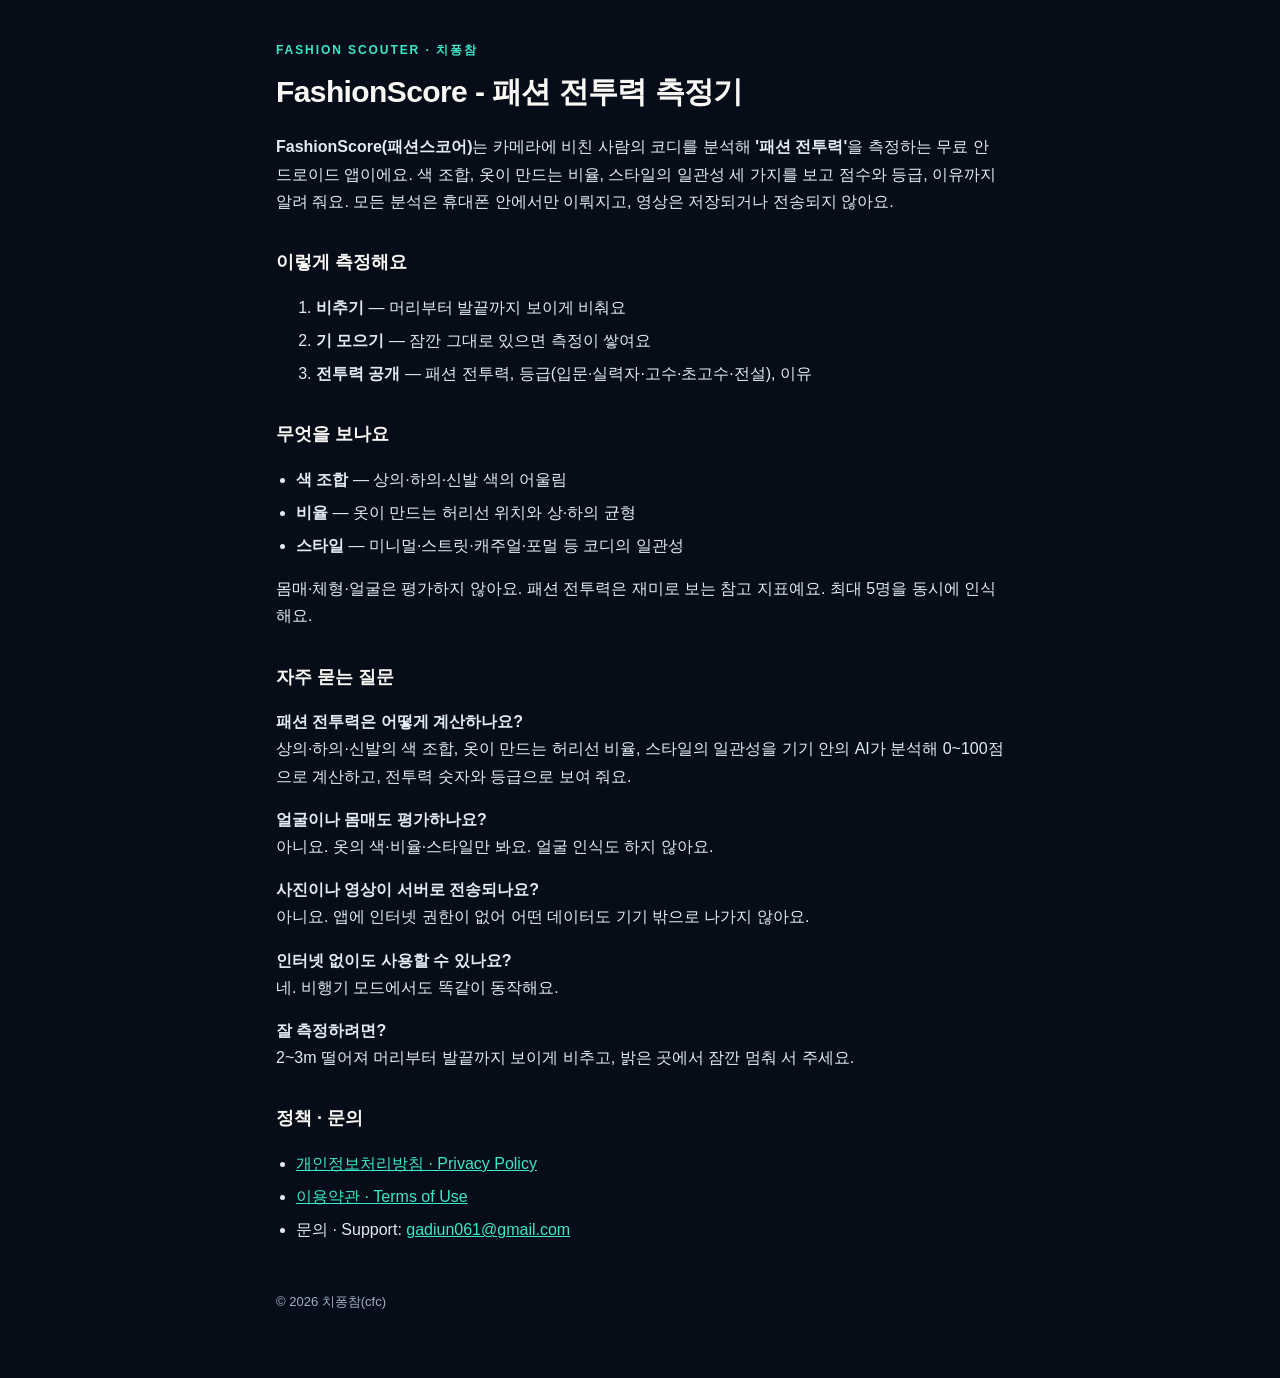
<file: index.html>
<!doctype html>
<html lang="ko">
<head>
<meta charset="utf-8">
<meta name="viewport" content="width=device-width, initial-scale=1">
<title>FashionScore - 패션 전투력 측정기 | 카메라로 코디 점수 측정</title>
<meta name="description" content="FashionScore(패션스코어)는 카메라에 비친 사람의 코디를 색 조합·비율·스타일로 분석해 '패션 전투력'을 측정하는 무료 안드로이드 앱입니다. 모든 분석은 폰 안에서만 이뤄집니다.">
<link rel="canonical" href="https://cheesefonduechamchi.github.io/fashionscore/">
<link rel="alternate" hreflang="ko" href="https://cheesefonduechamchi.github.io/fashionscore/">
<meta property="og:type" content="website">
<meta property="og:title" content="FashionScore - 패션 전투력 측정기">
<meta property="og:description" content="카메라로 비추면 코디의 색 조합·비율·스타일을 분석해 패션 전투력으로. 100% 온디바이스, 인터넷 권한 없음.">
<meta property="og:url" content="https://cheesefonduechamchi.github.io/fashionscore/">
<link rel="stylesheet" href="style.css">
<script type="application/ld+json">
{
  "@context": "https://schema.org",
  "@graph": [
    {
      "@type": "MobileApplication",
      "@id": "https://cheesefonduechamchi.github.io/fashionscore/#app",
      "name": "FashionScore",
      "alternateName": ["패션스코어", "FashionScore - 패션 전투력 측정기", "FashionScore: AI Outfit Rating"],
      "description": "FashionScore는 카메라에 비친 사람의 코디를 색 조합, 옷이 만드는 비율, 스타일의 일관성으로 분석해 '패션 전투력'을 측정하는 무료 안드로이드 앱이다. 모든 분석은 기기 안에서만 이뤄지며 영상은 저장·전송되지 않는다.",
      "applicationCategory": "LifestyleApplication",
      "operatingSystem": "Android 8.0+",
      "inLanguage": "ko",
      "isAccessibleForFree": true,
      "offers": { "@type": "Offer", "price": "0", "priceCurrency": "KRW" },
      "featureList": ["카메라로 코디 색 조합·비율·스타일 분석", "패션 전투력 점수와 등급(입문·실력자·고수·초고수·전설)", "최대 5명 동시 인식, 상위 3명 점수 카드", "100% 온디바이스 처리, 인터넷 권한 없음"],
      "publisher": { "@type": "Organization", "name": "치퐁참(cfc)", "email": "gadiun061@gmail.com" },
      "privacyPolicy": "https://cheesefonduechamchi.github.io/fashionscore/privacy.html"
    },
    {
      "@type": "FAQPage",
      "mainEntity": [
        { "@type": "Question", "name": "패션 전투력은 어떻게 계산하나요?", "acceptedAnswer": { "@type": "Answer", "text": "상의·하의·신발의 색 조합, 옷이 만드는 허리선 비율, 스타일의 일관성을 기기 안의 AI가 분석해 0~100점으로 계산하고, 전투력 숫자와 등급으로 보여 줍니다." } },
        { "@type": "Question", "name": "얼굴이나 몸매도 평가하나요?", "acceptedAnswer": { "@type": "Answer", "text": "아니요. 옷의 색·비율·스타일만 봅니다. 얼굴 인식도 하지 않습니다." } },
        { "@type": "Question", "name": "사진이나 영상이 서버로 전송되나요?", "acceptedAnswer": { "@type": "Answer", "text": "아니요. 앱에 인터넷 권한이 없어 어떤 데이터도 기기 밖으로 나가지 않습니다." } },
        { "@type": "Question", "name": "인터넷 없이도 사용할 수 있나요?", "acceptedAnswer": { "@type": "Answer", "text": "네. 비행기 모드에서도 똑같이 동작합니다." } },
        { "@type": "Question", "name": "잘 측정하려면 어떻게 하나요?", "acceptedAnswer": { "@type": "Answer", "text": "2~3m 떨어져 머리부터 발끝까지 보이게 비추고, 밝은 곳에서 잠깐 멈춰 서 주세요." } }
      ]
    }
  ]
}
</script>
</head>
<body>
<main>
<p class="eyebrow">FASHION SCOUTER · 치퐁참</p>
<h1>FashionScore - 패션 전투력 측정기</h1>
<p><b>FashionScore(패션스코어)</b>는 카메라에 비친 사람의 코디를 분석해 <b>'패션 전투력'</b>을 측정하는 무료 안드로이드 앱이에요. 색 조합, 옷이 만드는 비율, 스타일의 일관성 세 가지를 보고 점수와 등급, 이유까지 알려 줘요. 모든 분석은 휴대폰 안에서만 이뤄지고, 영상은 저장되거나 전송되지 않아요.</p>

<h2>이렇게 측정해요</h2>
<ol>
  <li><b>비추기</b> — 머리부터 발끝까지 보이게 비춰요</li>
  <li><b>기 모으기</b> — 잠깐 그대로 있으면 측정이 쌓여요</li>
  <li><b>전투력 공개</b> — 패션 전투력, 등급(입문·실력자·고수·초고수·전설), 이유</li>
</ol>

<h2>무엇을 보나요</h2>
<ul>
  <li><b>색 조합</b> — 상의·하의·신발 색의 어울림</li>
  <li><b>비율</b> — 옷이 만드는 허리선 위치와 상·하의 균형</li>
  <li><b>스타일</b> — 미니멀·스트릿·캐주얼·포멀 등 코디의 일관성</li>
</ul>
<p>몸매·체형·얼굴은 평가하지 않아요. 패션 전투력은 재미로 보는 참고 지표예요. 최대 5명을 동시에 인식해요.</p>

<h2>자주 묻는 질문</h2>
<p><b>패션 전투력은 어떻게 계산하나요?</b><br>상의·하의·신발의 색 조합, 옷이 만드는 허리선 비율, 스타일의 일관성을 기기 안의 AI가 분석해 0~100점으로 계산하고, 전투력 숫자와 등급으로 보여 줘요.</p>
<p><b>얼굴이나 몸매도 평가하나요?</b><br>아니요. 옷의 색·비율·스타일만 봐요. 얼굴 인식도 하지 않아요.</p>
<p><b>사진이나 영상이 서버로 전송되나요?</b><br>아니요. 앱에 인터넷 권한이 없어 어떤 데이터도 기기 밖으로 나가지 않아요.</p>
<p><b>인터넷 없이도 사용할 수 있나요?</b><br>네. 비행기 모드에서도 똑같이 동작해요.</p>
<p><b>잘 측정하려면?</b><br>2~3m 떨어져 머리부터 발끝까지 보이게 비추고, 밝은 곳에서 잠깐 멈춰 서 주세요.</p>

<h2>정책 · 문의</h2>
<ul>
  <li><a href="privacy.html">개인정보처리방침 · Privacy Policy</a></li>
  <li><a href="terms.html">이용약관 · Terms of Use</a></li>
  <li>문의 · Support: <a href="mailto:gadiun061@gmail.com">gadiun061@gmail.com</a></li>
</ul>
<footer>© 2026 치퐁참(cfc)</footer>
</main>
</body>
</html>
</file>
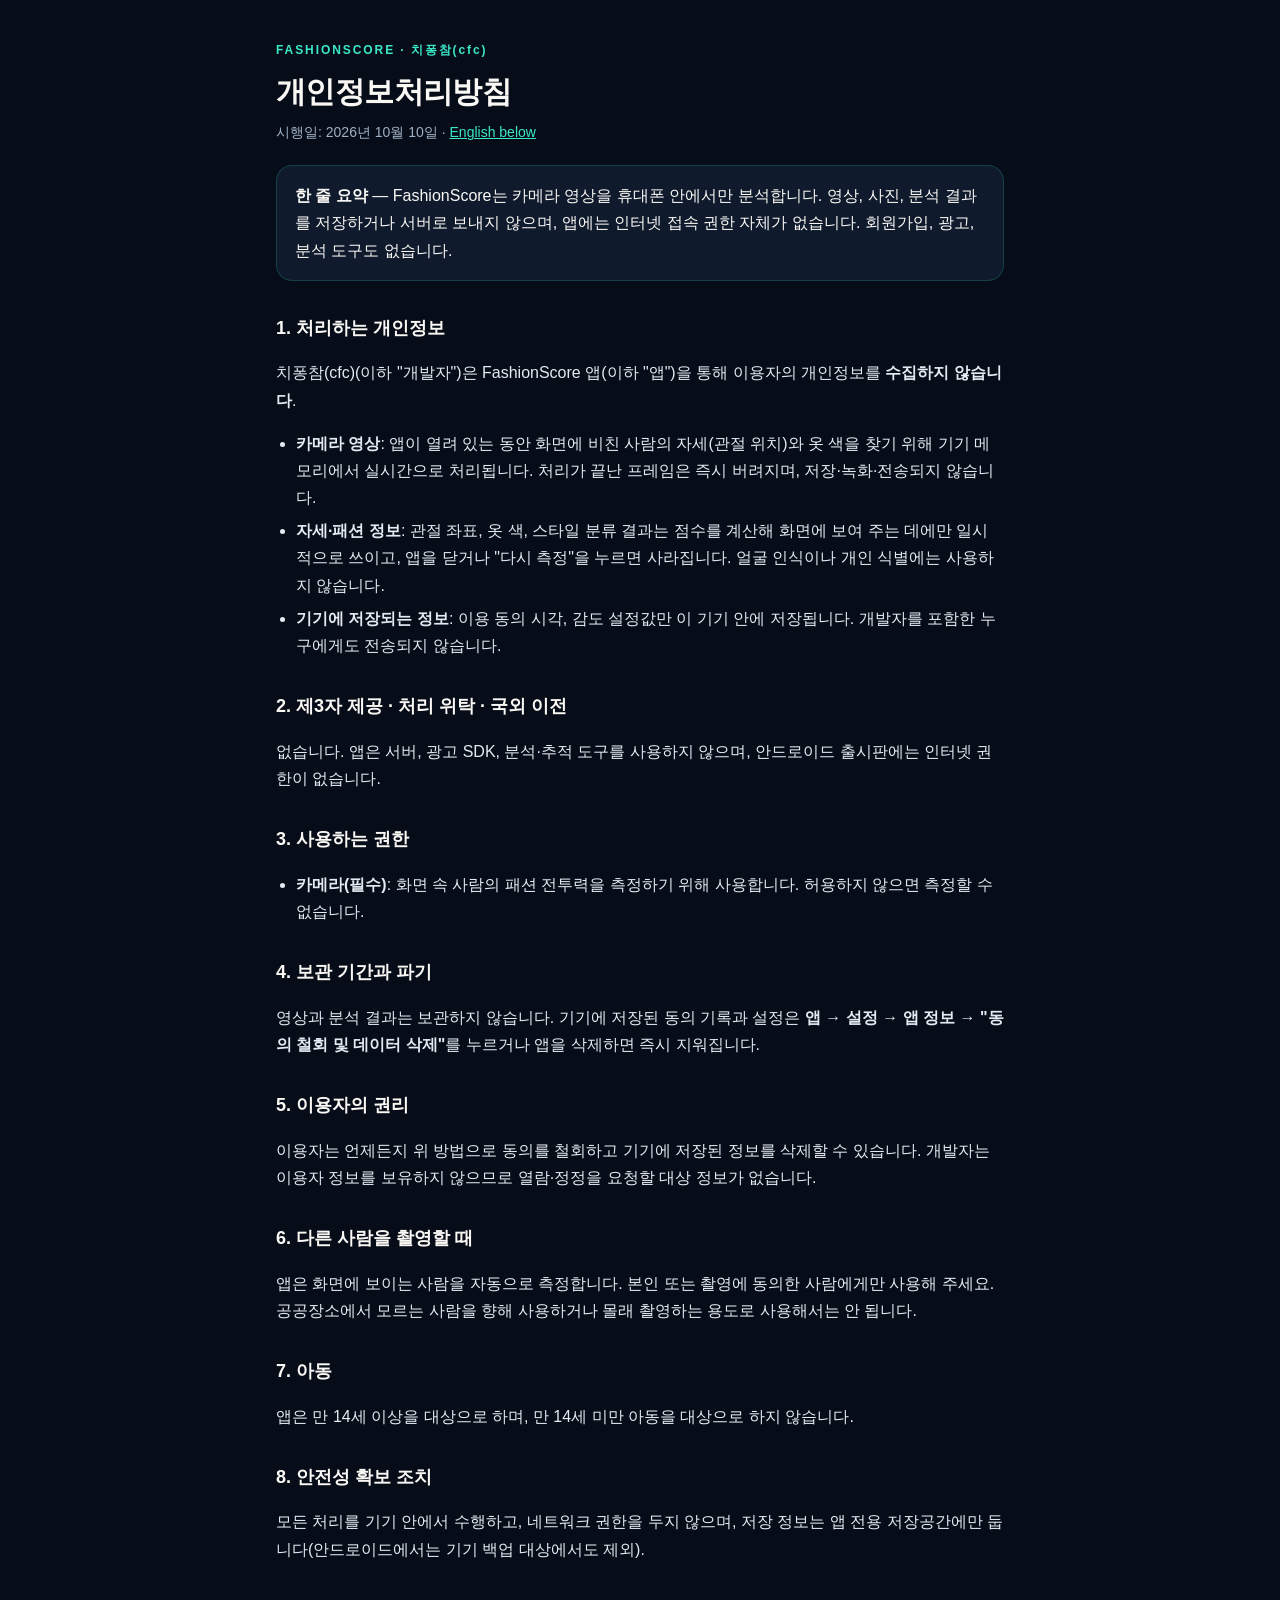
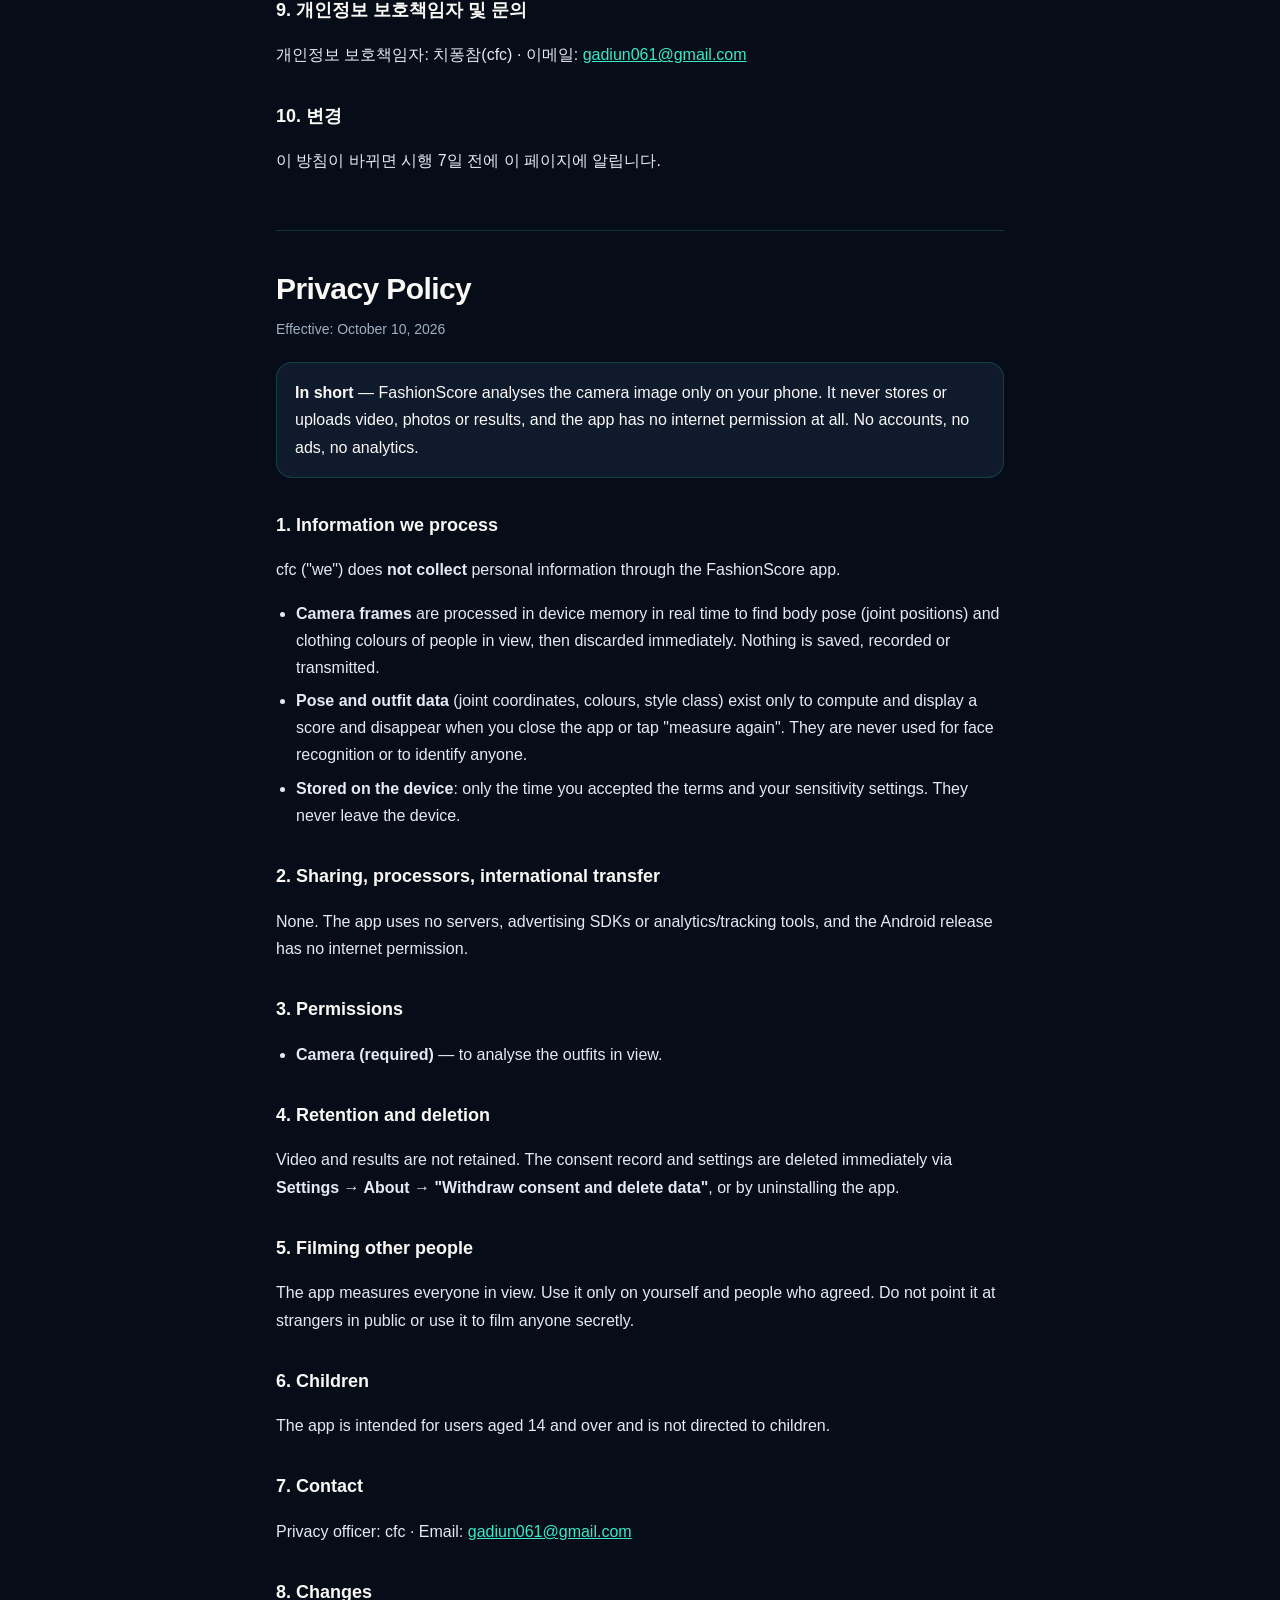
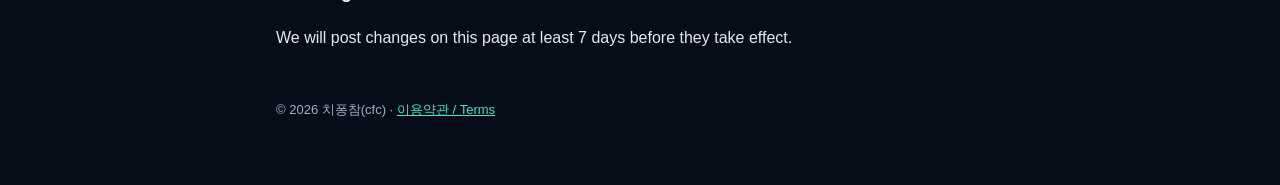
<file: privacy.html>
<!doctype html>
<html lang="ko">
<head>
<meta charset="utf-8">
<meta name="viewport" content="width=device-width, initial-scale=1">
<title>FashionScore 개인정보처리방침 · Privacy Policy</title>
<link rel="stylesheet" href="style.css">
</head>
<body>
<main>
<p class="eyebrow">FASHIONSCORE · 치퐁참(cfc)</p>
<h1>개인정보처리방침</h1>
<p class="meta">시행일: 2026년 10월 10일 · <a href="#en">English below</a></p>

<div class="summary">
  <strong>한 줄 요약</strong> — FashionScore는 카메라 영상을 휴대폰 안에서만 분석합니다. 영상, 사진, 분석 결과를 저장하거나 서버로 보내지 않으며, 앱에는 인터넷 접속 권한 자체가 없습니다. 회원가입, 광고, 분석 도구도 없습니다.
</div>

<h2>1. 처리하는 개인정보</h2>
<p>치퐁참(cfc)(이하 "개발자")은 FashionScore 앱(이하 "앱")을 통해 이용자의 개인정보를 <b>수집하지 않습니다</b>.</p>
<ul>
  <li><b>카메라 영상</b>: 앱이 열려 있는 동안 화면에 비친 사람의 자세(관절 위치)와 옷 색을 찾기 위해 기기 메모리에서 실시간으로 처리됩니다. 처리가 끝난 프레임은 즉시 버려지며, 저장·녹화·전송되지 않습니다.</li>
  <li><b>자세·패션 정보</b>: 관절 좌표, 옷 색, 스타일 분류 결과는 점수를 계산해 화면에 보여 주는 데에만 일시적으로 쓰이고, 앱을 닫거나 "다시 측정"을 누르면 사라집니다. 얼굴 인식이나 개인 식별에는 사용하지 않습니다.</li>
  <li><b>기기에 저장되는 정보</b>: 이용 동의 시각, 감도 설정값만 이 기기 안에 저장됩니다. 개발자를 포함한 누구에게도 전송되지 않습니다.</li>
</ul>

<h2>2. 제3자 제공 · 처리 위탁 · 국외 이전</h2>
<p>없습니다. 앱은 서버, 광고 SDK, 분석·추적 도구를 사용하지 않으며, 안드로이드 출시판에는 인터넷 권한이 없습니다.</p>

<h2>3. 사용하는 권한</h2>
<ul>
  <li><b>카메라(필수)</b>: 화면 속 사람의 패션 전투력을 측정하기 위해 사용합니다. 허용하지 않으면 측정할 수 없습니다.</li>
</ul>

<h2>4. 보관 기간과 파기</h2>
<p>영상과 분석 결과는 보관하지 않습니다. 기기에 저장된 동의 기록과 설정은 <b>앱 → 설정 → 앱 정보 → "동의 철회 및 데이터 삭제"</b>를 누르거나 앱을 삭제하면 즉시 지워집니다.</p>

<h2>5. 이용자의 권리</h2>
<p>이용자는 언제든지 위 방법으로 동의를 철회하고 기기에 저장된 정보를 삭제할 수 있습니다. 개발자는 이용자 정보를 보유하지 않으므로 열람·정정을 요청할 대상 정보가 없습니다.</p>

<h2>6. 다른 사람을 촬영할 때</h2>
<p>앱은 화면에 보이는 사람을 자동으로 측정합니다. 본인 또는 촬영에 동의한 사람에게만 사용해 주세요. 공공장소에서 모르는 사람을 향해 사용하거나 몰래 촬영하는 용도로 사용해서는 안 됩니다.</p>

<h2>7. 아동</h2>
<p>앱은 만 14세 이상을 대상으로 하며, 만 14세 미만 아동을 대상으로 하지 않습니다.</p>

<h2>8. 안전성 확보 조치</h2>
<p>모든 처리를 기기 안에서 수행하고, 네트워크 권한을 두지 않으며, 저장 정보는 앱 전용 저장공간에만 둡니다(안드로이드에서는 기기 백업 대상에서도 제외).</p>

<h2>9. 개인정보 보호책임자 및 문의</h2>
<p>개인정보 보호책임자: 치퐁참(cfc) · 이메일: <a href="mailto:gadiun061@gmail.com">gadiun061@gmail.com</a></p>

<h2>10. 변경</h2>
<p>이 방침이 바뀌면 시행 7일 전에 이 페이지에 알립니다.</p>

<hr id="en">

<h1>Privacy Policy</h1>
<p class="meta">Effective: October 10, 2026</p>
<div class="summary">
  <strong>In short</strong> — FashionScore analyses the camera image only on your phone. It never stores or uploads video, photos or results, and the app has no internet permission at all. No accounts, no ads, no analytics.
</div>
<h2>1. Information we process</h2>
<p>cfc ("we") does <b>not collect</b> personal information through the FashionScore app.</p>
<ul>
  <li><b>Camera frames</b> are processed in device memory in real time to find body pose (joint positions) and clothing colours of people in view, then discarded immediately. Nothing is saved, recorded or transmitted.</li>
  <li><b>Pose and outfit data</b> (joint coordinates, colours, style class) exist only to compute and display a score and disappear when you close the app or tap "measure again". They are never used for face recognition or to identify anyone.</li>
  <li><b>Stored on the device</b>: only the time you accepted the terms and your sensitivity settings. They never leave the device.</li>
</ul>
<h2>2. Sharing, processors, international transfer</h2>
<p>None. The app uses no servers, advertising SDKs or analytics/tracking tools, and the Android release has no internet permission.</p>
<h2>3. Permissions</h2>
<ul><li><b>Camera (required)</b> — to analyse the outfits in view.</li></ul>
<h2>4. Retention and deletion</h2>
<p>Video and results are not retained. The consent record and settings are deleted immediately via <b>Settings → About → "Withdraw consent and delete data"</b>, or by uninstalling the app.</p>
<h2>5. Filming other people</h2>
<p>The app measures everyone in view. Use it only on yourself and people who agreed. Do not point it at strangers in public or use it to film anyone secretly.</p>
<h2>6. Children</h2>
<p>The app is intended for users aged 14 and over and is not directed to children.</p>
<h2>7. Contact</h2>
<p>Privacy officer: cfc · Email: <a href="mailto:gadiun061@gmail.com">gadiun061@gmail.com</a></p>
<h2>8. Changes</h2>
<p>We will post changes on this page at least 7 days before they take effect.</p>
<footer>© 2026 치퐁참(cfc) · <a href="terms.html">이용약관 / Terms</a></footer>
</main>
</body>
</html>
</file>
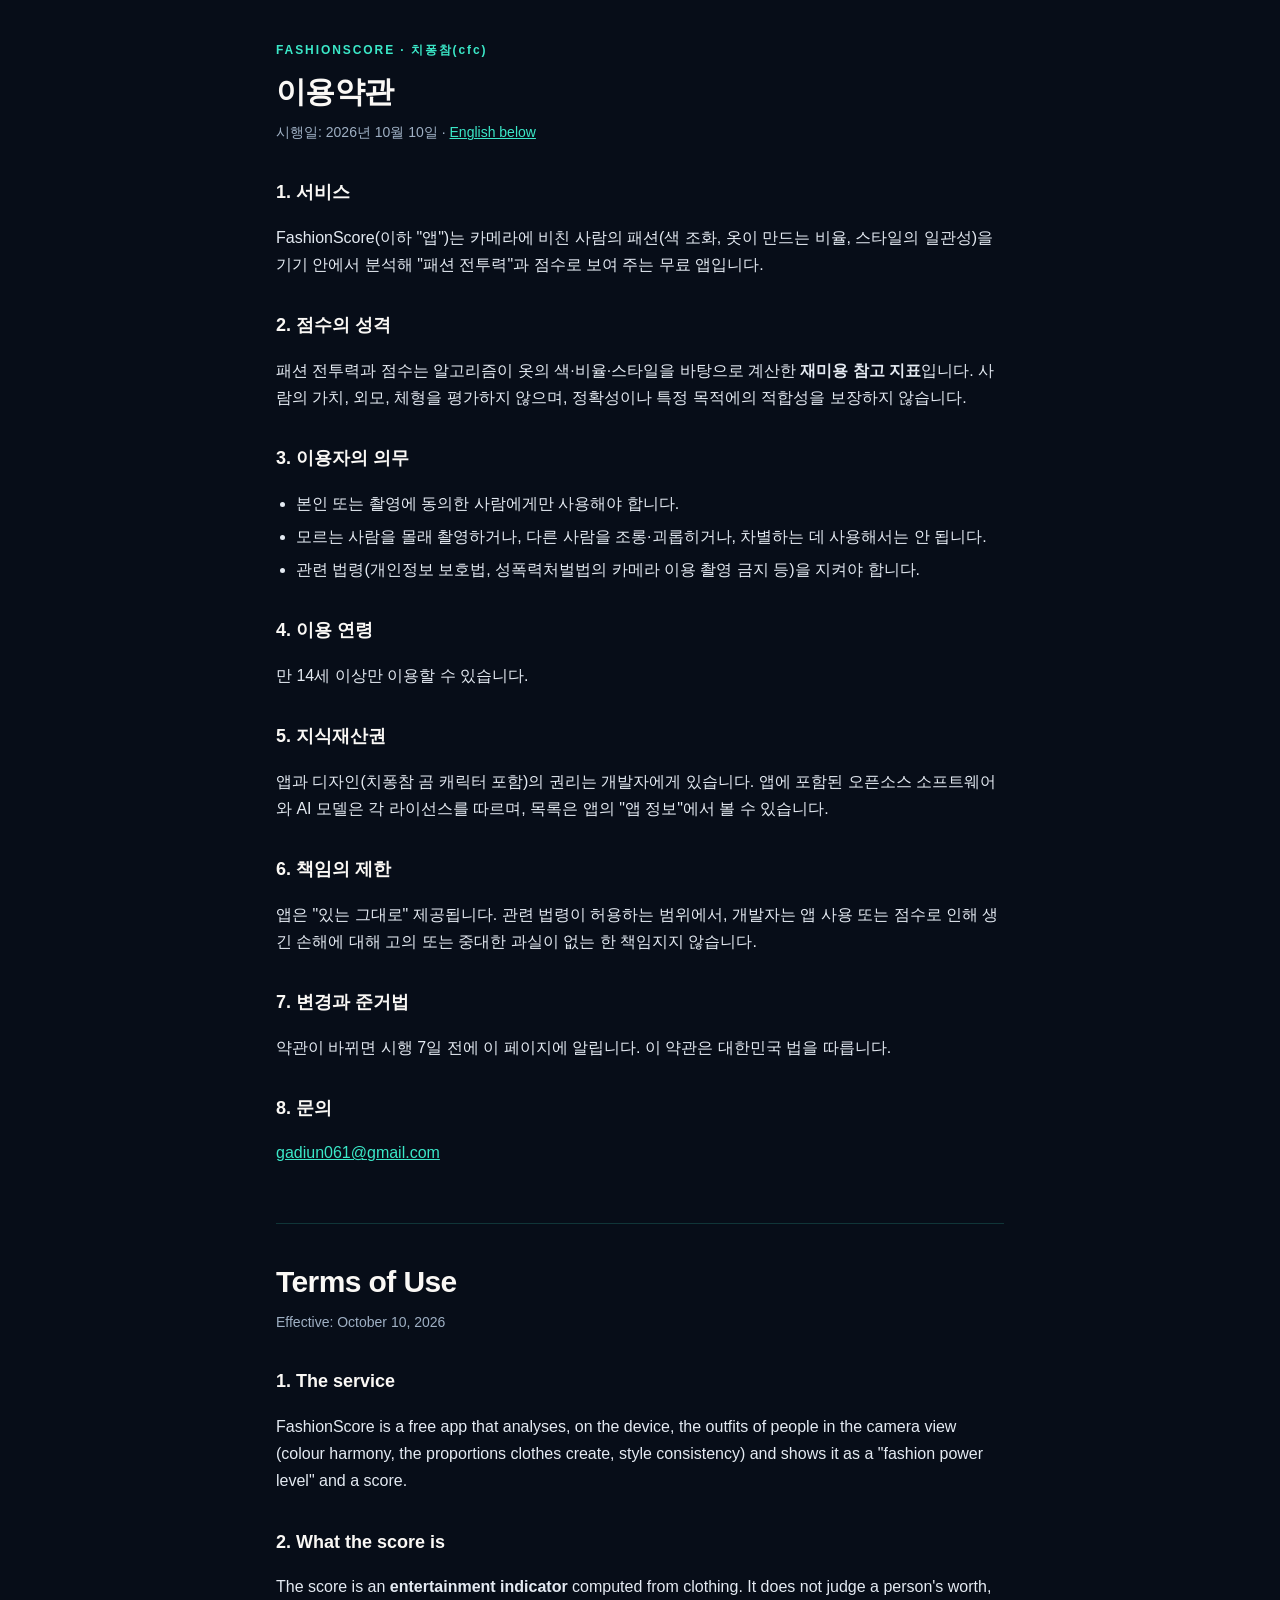
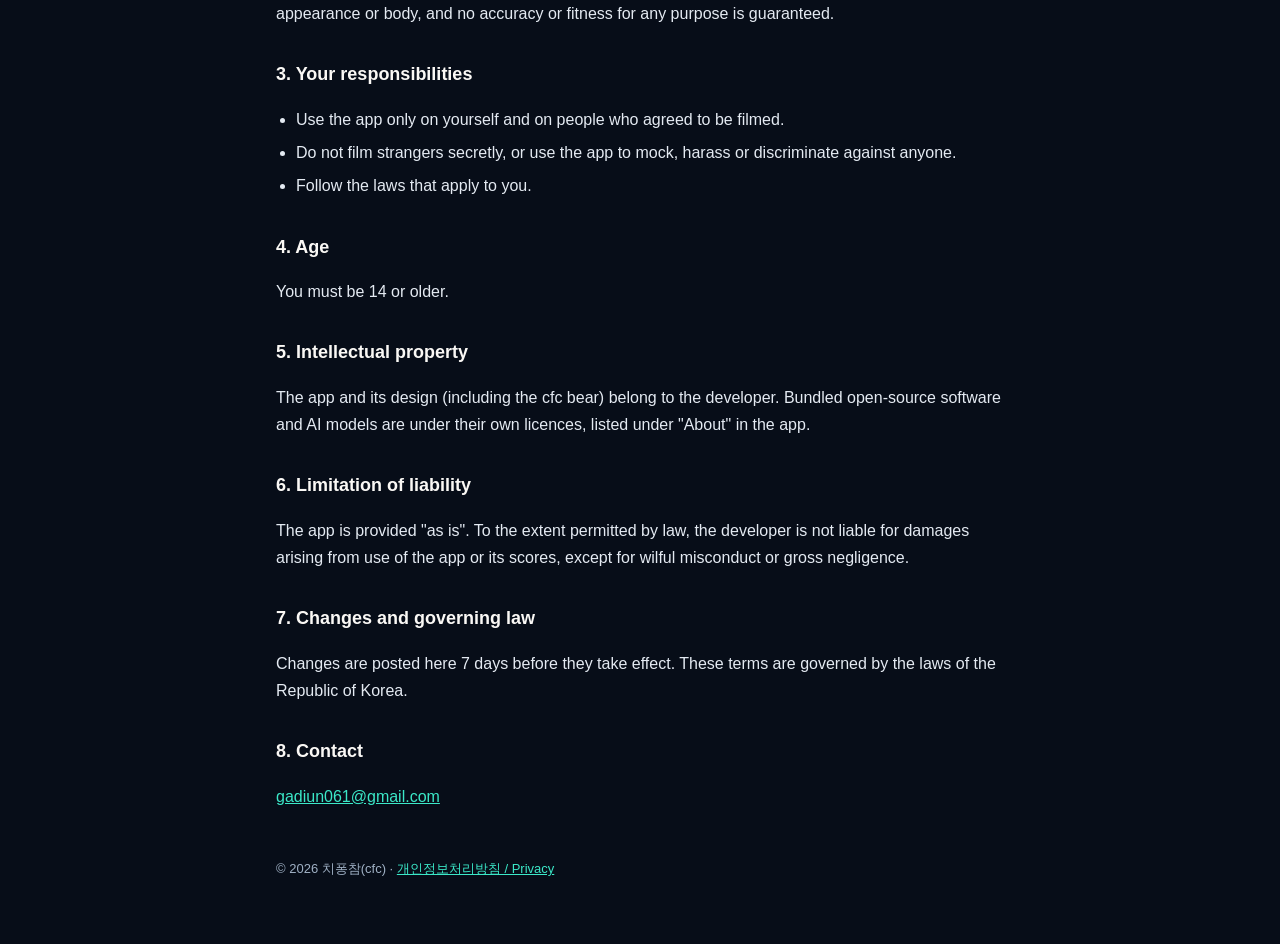
<file: terms.html>
<!doctype html>
<html lang="ko">
<head>
<meta charset="utf-8">
<meta name="viewport" content="width=device-width, initial-scale=1">
<title>FashionScore 이용약관 · Terms of Use</title>
<link rel="stylesheet" href="style.css">
</head>
<body>
<main>
<p class="eyebrow">FASHIONSCORE · 치퐁참(cfc)</p>
<h1>이용약관</h1>
<p class="meta">시행일: 2026년 10월 10일 · <a href="#en">English below</a></p>

<h2>1. 서비스</h2>
<p>FashionScore(이하 "앱")는 카메라에 비친 사람의 패션(색 조화, 옷이 만드는 비율, 스타일의 일관성)을 기기 안에서 분석해 "패션 전투력"과 점수로 보여 주는 무료 앱입니다.</p>

<h2>2. 점수의 성격</h2>
<p>패션 전투력과 점수는 알고리즘이 옷의 색·비율·스타일을 바탕으로 계산한 <b>재미용 참고 지표</b>입니다. 사람의 가치, 외모, 체형을 평가하지 않으며, 정확성이나 특정 목적에의 적합성을 보장하지 않습니다.</p>

<h2>3. 이용자의 의무</h2>
<ul>
  <li>본인 또는 촬영에 동의한 사람에게만 사용해야 합니다.</li>
  <li>모르는 사람을 몰래 촬영하거나, 다른 사람을 조롱·괴롭히거나, 차별하는 데 사용해서는 안 됩니다.</li>
  <li>관련 법령(개인정보 보호법, 성폭력처벌법의 카메라 이용 촬영 금지 등)을 지켜야 합니다.</li>
</ul>

<h2>4. 이용 연령</h2>
<p>만 14세 이상만 이용할 수 있습니다.</p>

<h2>5. 지식재산권</h2>
<p>앱과 디자인(치퐁참 곰 캐릭터 포함)의 권리는 개발자에게 있습니다. 앱에 포함된 오픈소스 소프트웨어와 AI 모델은 각 라이선스를 따르며, 목록은 앱의 "앱 정보"에서 볼 수 있습니다.</p>

<h2>6. 책임의 제한</h2>
<p>앱은 "있는 그대로" 제공됩니다. 관련 법령이 허용하는 범위에서, 개발자는 앱 사용 또는 점수로 인해 생긴 손해에 대해 고의 또는 중대한 과실이 없는 한 책임지지 않습니다.</p>

<h2>7. 변경과 준거법</h2>
<p>약관이 바뀌면 시행 7일 전에 이 페이지에 알립니다. 이 약관은 대한민국 법을 따릅니다.</p>

<h2>8. 문의</h2>
<p><a href="mailto:gadiun061@gmail.com">gadiun061@gmail.com</a></p>

<hr id="en">
<h1>Terms of Use</h1>
<p class="meta">Effective: October 10, 2026</p>
<h2>1. The service</h2>
<p>FashionScore is a free app that analyses, on the device, the outfits of people in the camera view (colour harmony, the proportions clothes create, style consistency) and shows it as a "fashion power level" and a score.</p>
<h2>2. What the score is</h2>
<p>The score is an <b>entertainment indicator</b> computed from clothing. It does not judge a person's worth, appearance or body, and no accuracy or fitness for any purpose is guaranteed.</p>
<h2>3. Your responsibilities</h2>
<ul>
  <li>Use the app only on yourself and on people who agreed to be filmed.</li>
  <li>Do not film strangers secretly, or use the app to mock, harass or discriminate against anyone.</li>
  <li>Follow the laws that apply to you.</li>
</ul>
<h2>4. Age</h2>
<p>You must be 14 or older.</p>
<h2>5. Intellectual property</h2>
<p>The app and its design (including the cfc bear) belong to the developer. Bundled open-source software and AI models are under their own licences, listed under "About" in the app.</p>
<h2>6. Limitation of liability</h2>
<p>The app is provided "as is". To the extent permitted by law, the developer is not liable for damages arising from use of the app or its scores, except for wilful misconduct or gross negligence.</p>
<h2>7. Changes and governing law</h2>
<p>Changes are posted here 7 days before they take effect. These terms are governed by the laws of the Republic of Korea.</p>
<h2>8. Contact</h2>
<p><a href="mailto:gadiun061@gmail.com">gadiun061@gmail.com</a></p>
<footer>© 2026 치퐁참(cfc) · <a href="privacy.html">개인정보처리방침 / Privacy</a></footer>
</main>
</body>
</html>
</file>
<file: style.css>
:root { --bg: #070D18; --surface: #0F1B2D; --mint: #3BE8C8; --text: #FAF8F5; --dim: #9FB0C4; --line: rgba(59,232,200,.18); }
* { box-sizing: border-box; }
body { margin: 0; background: var(--bg); color: var(--text); font: 16px/1.7 -apple-system, BlinkMacSystemFont, "Apple SD Gothic Neo", Pretendard, "Segoe UI", Roboto, sans-serif; }
main { max-width: 760px; margin: 0 auto; padding: 40px 16px 64px; }
.eyebrow { color: var(--mint); font-size: 12px; font-weight: 800; letter-spacing: .16em; margin: 0; }
h1 { font-size: 30px; letter-spacing: -.02em; margin: 6px 0 4px; }
h2 { font-size: 18px; margin: 32px 0 6px; }
.meta { color: var(--dim); margin: 0 0 20px; font-size: 14px; }
.summary { background: var(--surface); border: 1px solid var(--line); border-radius: 16px; padding: 16px 18px; }
a { color: var(--mint); }
ul { padding-left: 20px; }
li { margin: 6px 0; }
p, li { color: #E4EAF2; }
hr { border: 0; border-top: 1px solid var(--line); margin: 56px 0 32px; }
footer { margin-top: 48px; color: var(--dim); font-size: 13px; }
</file>
